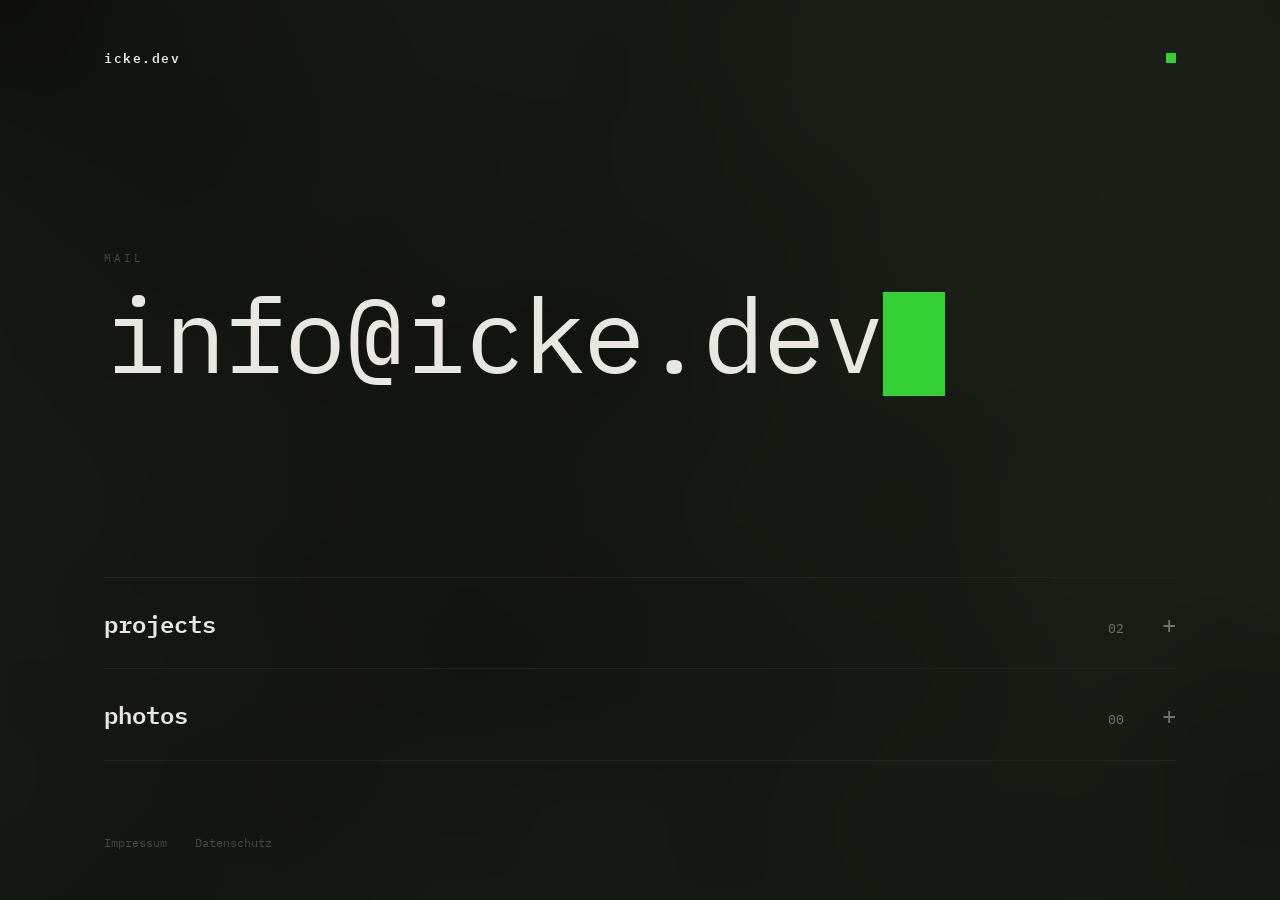
<file: index.html>
<!doctype html>
<html lang="de">
  <head>
    <meta charset="utf-8" />
    <meta
      name="viewport"
      content="width=device-width, initial-scale=1, viewport-fit=cover"
    />
    <title>icke.dev</title>
    <meta name="description" content="icke.dev — kontakt: info@icke.dev" />
    <meta name="color-scheme" content="dark" />
    <link rel="icon" href="favicon.svg" type="image/svg+xml" />
    <link
      rel="preload"
      href="fonts/ibm-plex-mono-400.woff2"
      as="font"
      type="font/woff2"
      crossorigin
    />
    <link
      rel="preload"
      href="fonts/ibm-plex-mono-600.woff2"
      as="font"
      type="font/woff2"
      crossorigin
    />
    <link rel="stylesheet" href="style.css" />
    <script>
      if (
        !matchMedia("(prefers-reduced-motion: reduce)").matches &&
        !("onpagereveal" in window)
      ) {
        document.documentElement.dataset.motion = "boot";
      }
    </script>
    <script type="importmap">
      {
        "imports": {
          "three": "./vendor/three.module.min.js",
          "three/addons/": "./vendor/jsm/"
        }
      }
    </script>
  </head>
  <body>
    <div class="phosphor" aria-hidden="true"></div>
    <main class="page">
      <header class="top">
        <span class="top__mark">icke.dev</span>
        <button
          type="button"
          class="top__dot"
          aria-label="Schwarm einfärben"
          aria-pressed="false"
        ></button>
      </header>

      <section class="hero">
        <p class="label">mail</p>
        <h1 class="hero__mail">
          <a data-site-mailto="email" href="mailto:info@icke.dev"
            >info@icke.dev</a
          ><span class="caret" aria-hidden="true"></span>
        </h1>
      </section>

      <section class="work" aria-label="Projects">
        <div class="work__fold">
          <button
            type="button"
            class="proj work__sum"
            aria-expanded="false"
            aria-controls="project-list"
          >
            <span class="proj__name">projects</span>
            <span class="proj__meta">02</span>
            <span class="work__toggle" aria-hidden="true"></span>
          </button>
          <div class="work__list" id="project-list">
            <div class="work__list-inner">
              <a
                class="proj"
                href="https://www.entwicklungsraum-fussball.de"
                target="_blank"
                rel="noreferrer"
              >
                <span class="proj__name">entwicklungsraum-fussball</span>
                <span class="proj__meta">website — html, js</span>
                <span class="proj__arrow" aria-hidden="true">&nearr;</span>
              </a>
              <a
                class="proj"
                href="https://turnierradar.de"
                target="_blank"
                rel="noreferrer"
              >
                <span class="proj__name">turnierradar</span>
                <span class="proj__meta">app — contributed, flutter, ios / android</span>
                <span class="proj__arrow" aria-hidden="true">&nearr;</span>
              </a>
            </div>
          </div>
        </div>
        <a class="proj" href="photos.html">
          <span class="proj__name">photos</span>
          <span class="proj__meta" data-photos-count>00</span>
          <span class="work__toggle" aria-hidden="true"></span>
        </a>
      </section>

      <footer class="foot">
        <a href="/impressum.html">Impressum</a>
        <a href="/datenschutz.html">Datenschutz</a>
      </footer>
    </main>
    <script src="motion.js"></script>
    <script src="legal.js"></script>
    <script type="module" src="phosphor.js"></script>
    <script type="module" src="ocean.js"></script>
    <script type="module" src="noise.js"></script>
    <script type="module" src="milkyway.js"></script>
  </body>
</html>
</file>
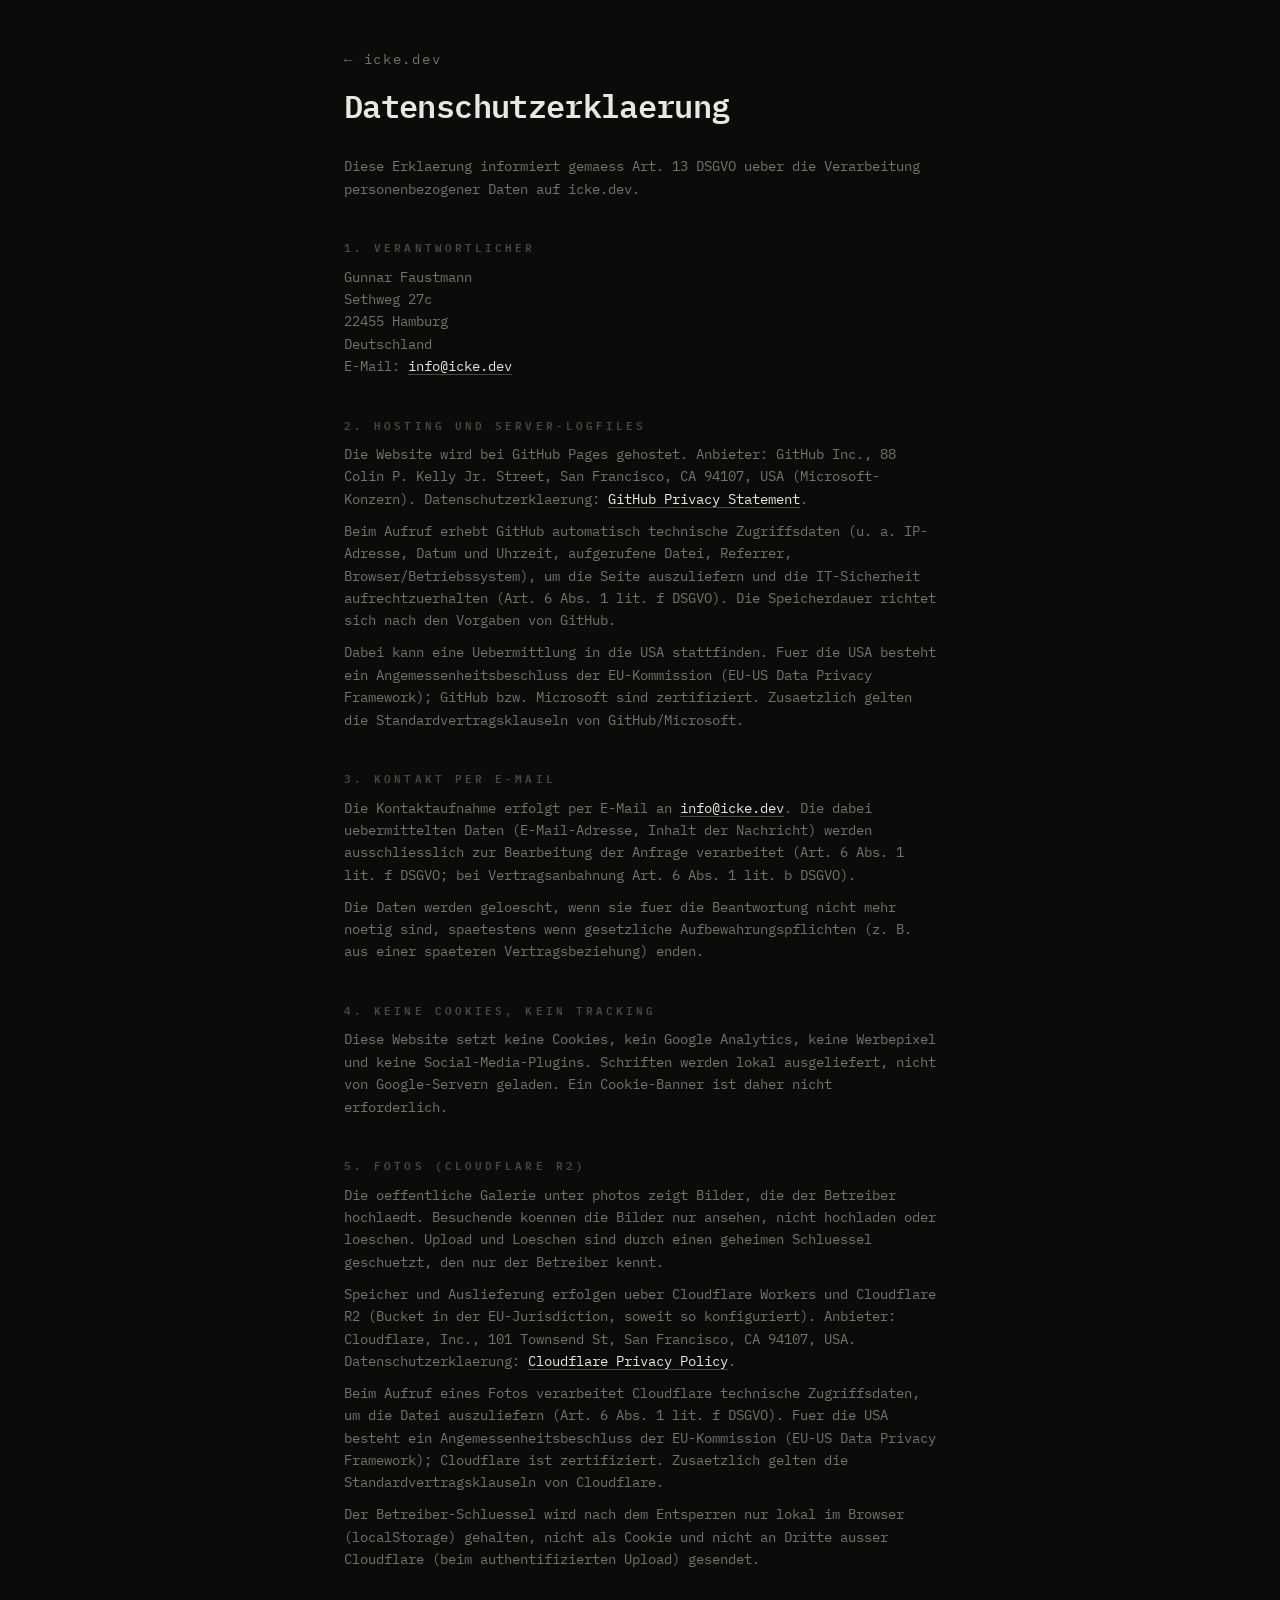
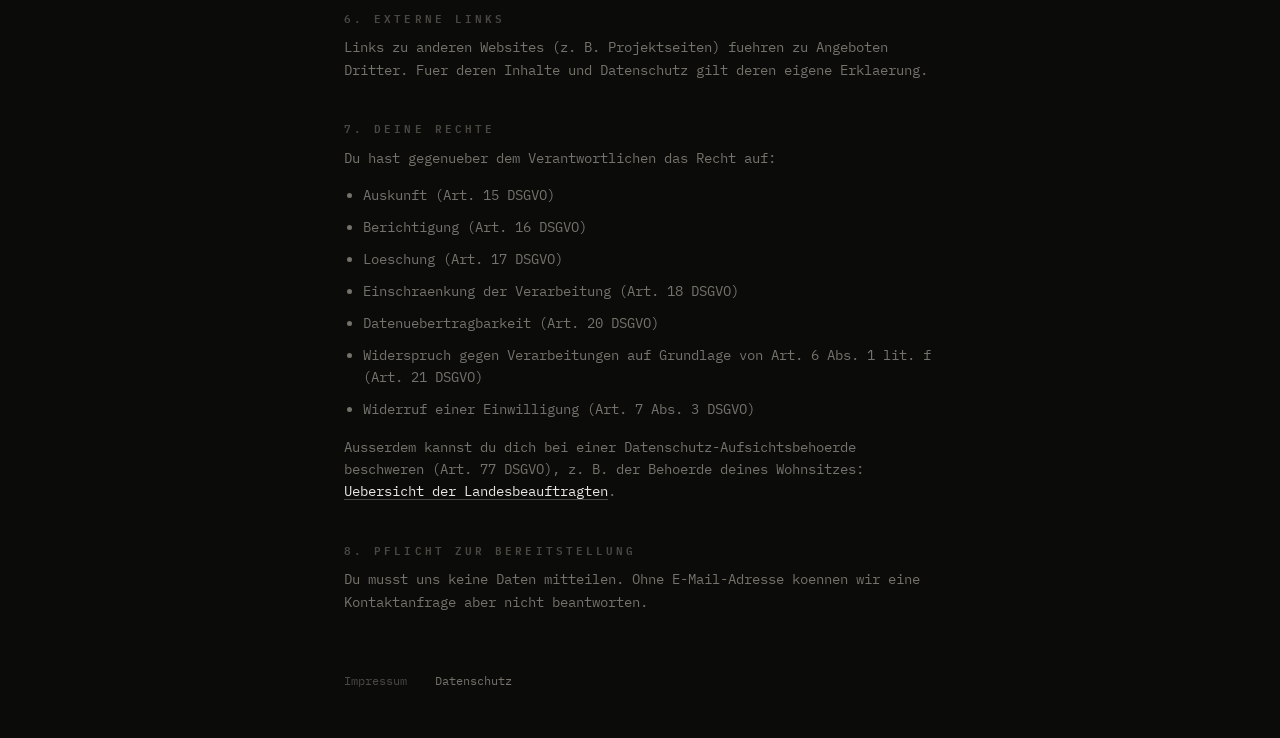
<file: datenschutz.html>
<!doctype html>
<html lang="de">
  <head>
    <meta charset="utf-8" />
    <meta name="viewport" content="width=device-width, initial-scale=1, viewport-fit=cover" />
    <title>Datenschutz — icke.dev</title>
    <meta name="robots" content="noindex" />
    <link rel="icon" href="favicon.svg" type="image/svg+xml" />
    <link rel="stylesheet" href="style.css" />
    <script>
      if (
        !matchMedia("(prefers-reduced-motion: reduce)").matches &&
        !("onpagereveal" in window)
      ) {
        document.documentElement.dataset.motion = "boot";
      }
    </script>
  </head>
  <body>
    <main class="stage">
      <article class="card legal-page">
        <p class="kicker"><a href="index.html">← icke.dev</a></p>
        <h1>Datenschutzerklaerung</h1>
        <p>
          Diese Erklaerung informiert gemaess Art. 13 DSGVO ueber die Verarbeitung
          personenbezogener Daten auf icke.dev.
        </p>

        <h2>1. Verantwortlicher</h2>
        <p>
          <span class="fill-in" data-site="name">[Vor- und Nachname]</span><br />
          <span class="fill-in" data-site="street">[Strasse und Hausnummer]</span><br />
          <span class="fill-in" data-site="cityLine">[PLZ Ort]</span><br />
          <span data-site="country">Deutschland</span><br />
          E-Mail:
          <a data-site-mailto="email" href="mailto:info@icke.dev">info@icke.dev</a>
        </p>

        <h2>2. Hosting und Server-Logfiles</h2>
        <p>
          Die Website wird bei GitHub Pages gehostet. Anbieter:
          GitHub Inc., 88 Colin P. Kelly Jr. Street, San Francisco, CA 94107, USA
          (Microsoft-Konzern). Datenschutzerklaerung:
          <a
            href="https://docs.github.com/site-policy/privacy-policies/github-general-privacy-statement"
            rel="noopener noreferrer"
            target="_blank"
            >GitHub Privacy Statement</a
          >.
        </p>
        <p>
          Beim Aufruf erhebt GitHub automatisch technische Zugriffsdaten (u. a. IP-Adresse,
          Datum und Uhrzeit, aufgerufene Datei, Referrer, Browser/Betriebssystem), um die
          Seite auszuliefern und die IT-Sicherheit aufrechtzuerhalten
          (Art. 6 Abs. 1 lit. f DSGVO). Die Speicherdauer richtet sich nach den Vorgaben
          von GitHub.
        </p>
        <p>
          Dabei kann eine Uebermittlung in die USA stattfinden. Fuer die USA besteht ein
          Angemessenheitsbeschluss der EU-Kommission (EU-US Data Privacy Framework);
          GitHub bzw. Microsoft sind zertifiziert. Zusaetzlich gelten die
          Standardvertragsklauseln von GitHub/Microsoft.
        </p>

        <h2>3. Kontakt per E-Mail</h2>
        <p>
          Die Kontaktaufnahme erfolgt per E-Mail an
          <a data-site-mailto="email" href="mailto:info@icke.dev">info@icke.dev</a>.
          Die dabei uebermittelten Daten (E-Mail-Adresse, Inhalt der Nachricht) werden
          ausschliesslich zur Bearbeitung der Anfrage verarbeitet
          (Art. 6 Abs. 1 lit. f DSGVO; bei Vertragsanbahnung Art. 6 Abs. 1 lit. b DSGVO).
        </p>
        <p>
          Die Daten werden geloescht, wenn sie fuer die Beantwortung nicht mehr noetig sind,
          spaetestens wenn gesetzliche Aufbewahrungspflichten
          (z. B. aus einer spaeteren Vertragsbeziehung) enden.
        </p>

        <h2>4. Keine Cookies, kein Tracking</h2>
        <p>
          Diese Website setzt keine Cookies, kein Google Analytics, keine Werbepixel und
          keine Social-Media-Plugins. Schriften werden lokal ausgeliefert, nicht von
          Google-Servern geladen. Ein Cookie-Banner ist daher nicht erforderlich.
        </p>

        <h2>5. Fotos (Cloudflare R2)</h2>
        <p>
          Die oeffentliche Galerie unter photos zeigt Bilder, die der Betreiber
          hochlaedt. Besuchende koennen die Bilder nur ansehen, nicht
          hochladen oder loeschen. Upload und Loeschen sind durch einen
          geheimen Schluessel geschuetzt, den nur der Betreiber kennt.
        </p>
        <p>
          Speicher und Auslieferung erfolgen ueber Cloudflare Workers und
          Cloudflare R2 (Bucket in der EU-Jurisdiction, soweit so
          konfiguriert). Anbieter: Cloudflare, Inc., 101 Townsend St,
          San Francisco, CA 94107, USA. Datenschutzerklaerung:
          <a
            href="https://www.cloudflare.com/privacypolicy/"
            rel="noopener noreferrer"
            target="_blank"
            >Cloudflare Privacy Policy</a
          >.
        </p>
        <p>
          Beim Aufruf eines Fotos verarbeitet Cloudflare technische
          Zugriffsdaten, um die Datei auszuliefern (Art. 6 Abs. 1 lit. f
          DSGVO). Fuer die USA besteht ein Angemessenheitsbeschluss der
          EU-Kommission (EU-US Data Privacy Framework); Cloudflare ist
          zertifiziert. Zusaetzlich gelten die Standardvertragsklauseln
          von Cloudflare.
        </p>
        <p>
          Der Betreiber-Schluessel wird nach dem Entsperren nur lokal im
          Browser (localStorage) gehalten, nicht als Cookie und nicht an
          Dritte ausser Cloudflare (beim authentifizierten Upload) gesendet.
        </p>

        <h2>6. Externe Links</h2>
        <p>
          Links zu anderen Websites (z. B. Projektseiten) fuehren zu Angeboten Dritter.
          Fuer deren Inhalte und Datenschutz gilt deren eigene Erklaerung.
        </p>

        <h2>7. Deine Rechte</h2>
        <p>Du hast gegenueber dem Verantwortlichen das Recht auf:</p>
        <ul>
          <li>Auskunft (Art. 15 DSGVO)</li>
          <li>Berichtigung (Art. 16 DSGVO)</li>
          <li>Loeschung (Art. 17 DSGVO)</li>
          <li>Einschraenkung der Verarbeitung (Art. 18 DSGVO)</li>
          <li>Datenuebertragbarkeit (Art. 20 DSGVO)</li>
          <li>Widerspruch gegen Verarbeitungen auf Grundlage von Art. 6 Abs. 1 lit. f (Art. 21 DSGVO)</li>
          <li>Widerruf einer Einwilligung (Art. 7 Abs. 3 DSGVO)</li>
        </ul>
        <p>
          Ausserdem kannst du dich bei einer Datenschutz-Aufsichtsbehoerde beschweren
          (Art. 77 DSGVO), z. B. der Behoerde deines Wohnsitzes:
          <a href="https://www.bfdi.bund.de/DE/Service/Anschriften/Laender/Laender-node.html" rel="noopener noreferrer" target="_blank"
            >Uebersicht der Landesbeauftragten</a
          >.
        </p>

        <h2>8. Pflicht zur Bereitstellung</h2>
        <p>
          Du musst uns keine Daten mitteilen. Ohne E-Mail-Adresse koennen wir eine
          Kontaktanfrage aber nicht beantworten.
        </p>
      </article>
      <nav class="legal-nav" aria-label="Rechtliches">
        <a href="impressum.html">Impressum</a>
        <a href="datenschutz.html" aria-current="page">Datenschutz</a>
      </nav>
    </main>
    <script src="motion.js"></script>
    <script src="legal.js"></script>
  </body>
</html>
</file>
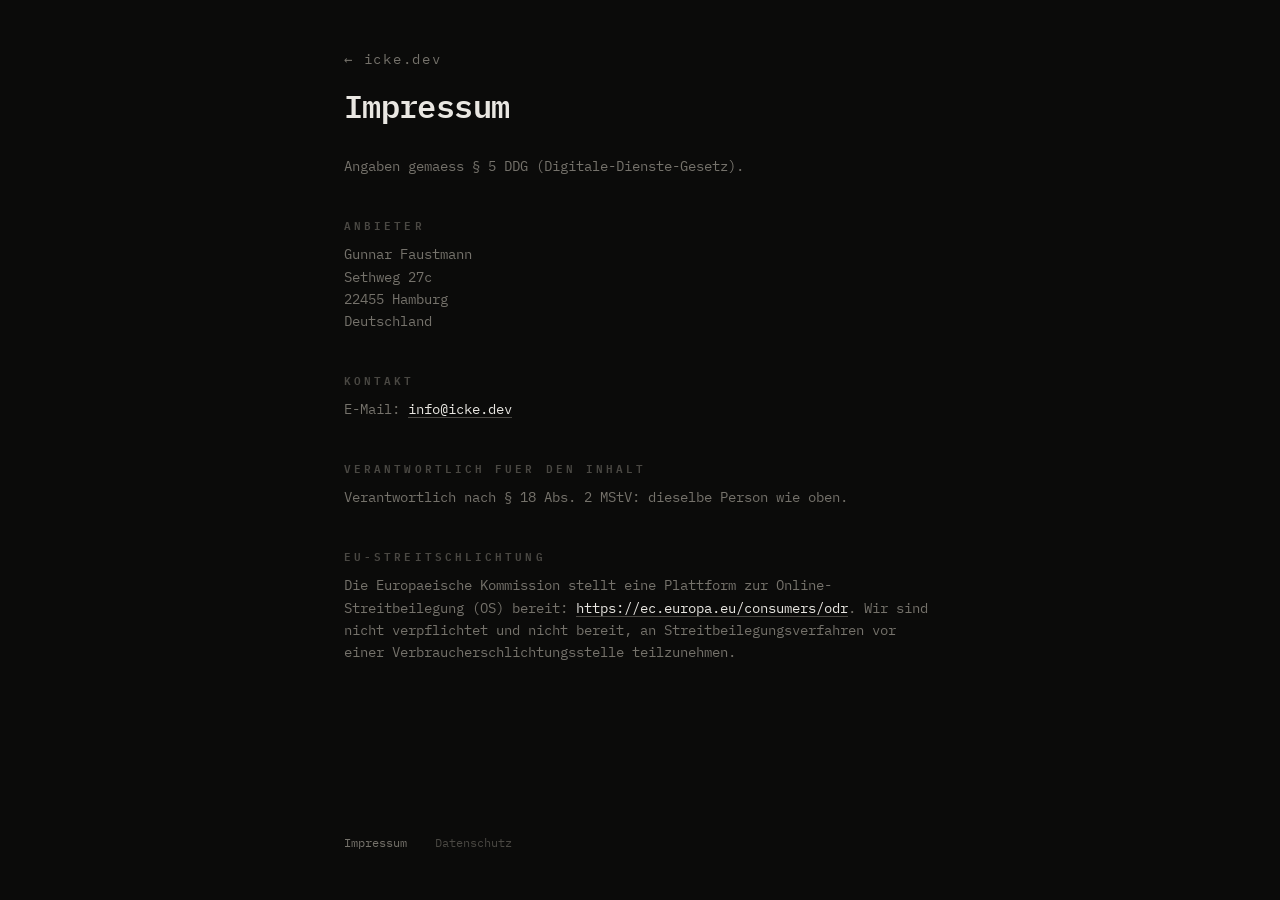
<file: impressum.html>
<!doctype html>
<html lang="de">
  <head>
    <meta charset="utf-8" />
    <meta name="viewport" content="width=device-width, initial-scale=1, viewport-fit=cover" />
    <title>Impressum — icke.dev</title>
    <meta name="robots" content="noindex" />
    <link rel="icon" href="favicon.svg" type="image/svg+xml" />
    <link rel="stylesheet" href="style.css" />
    <script>
      if (
        !matchMedia("(prefers-reduced-motion: reduce)").matches &&
        !("onpagereveal" in window)
      ) {
        document.documentElement.dataset.motion = "boot";
      }
    </script>
  </head>
  <body>
    <main class="stage">
      <article class="card legal-page">
        <p class="kicker"><a href="index.html">← icke.dev</a></p>
        <h1 data-photos-reveal>Impressum</h1>
        <form class="legal-gate" data-photos-gate hidden>
          <label>
            <span class="visually-hidden">key</span>
            <input
              class="legal-gate__key"
              type="password"
              name="key"
              autocomplete="off"
              autocapitalize="off"
              autocorrect="off"
              spellcheck="false"
            />
          </label>
          <button type="submit" class="visually-hidden">ok</button>
          <p class="legal-gate__status" data-photos-gate-status hidden></p>
          <button type="button" class="legal-gate__lock" data-photos-lock hidden>
            lock
          </button>
        </form>
        <p>Angaben gemaess § 5 DDG (Digitale-Dienste-Gesetz).</p>

        <h2>Anbieter</h2>
        <p>
          <span class="fill-in" data-site="name">[Vor- und Nachname]</span><br />
          <span class="fill-in" data-site="street">[Strasse und Hausnummer]</span><br />
          <span class="fill-in" data-site="cityLine">[PLZ Ort]</span><br />
          <span data-site="country">Deutschland</span>
        </p>

        <h2>Kontakt</h2>
        <p>
          E-Mail:
          <a data-site-mailto="email" href="mailto:info@icke.dev">info@icke.dev</a>
        </p>

        <h2>Verantwortlich fuer den Inhalt</h2>
        <p>Verantwortlich nach § 18 Abs. 2 MStV: dieselbe Person wie oben.</p>

        <h2>EU-Streitschlichtung</h2>
        <p>
          Die Europaeische Kommission stellt eine Plattform zur Online-Streitbeilegung (OS) bereit:
          <a href="https://ec.europa.eu/consumers/odr" rel="noopener noreferrer" target="_blank"
            >https://ec.europa.eu/consumers/odr</a
          >.
          Wir sind nicht verpflichtet und nicht bereit, an Streitbeilegungsverfahren vor einer
          Verbraucherschlichtungsstelle teilzunehmen.
        </p>
      </article>
      <nav class="legal-nav" aria-label="Rechtliches">
        <a href="impressum.html" aria-current="page">Impressum</a>
        <a href="datenschutz.html">Datenschutz</a>
      </nav>
    </main>
    <script src="motion.js"></script>
    <script src="legal.js"></script>
  </body>
</html>
</file>
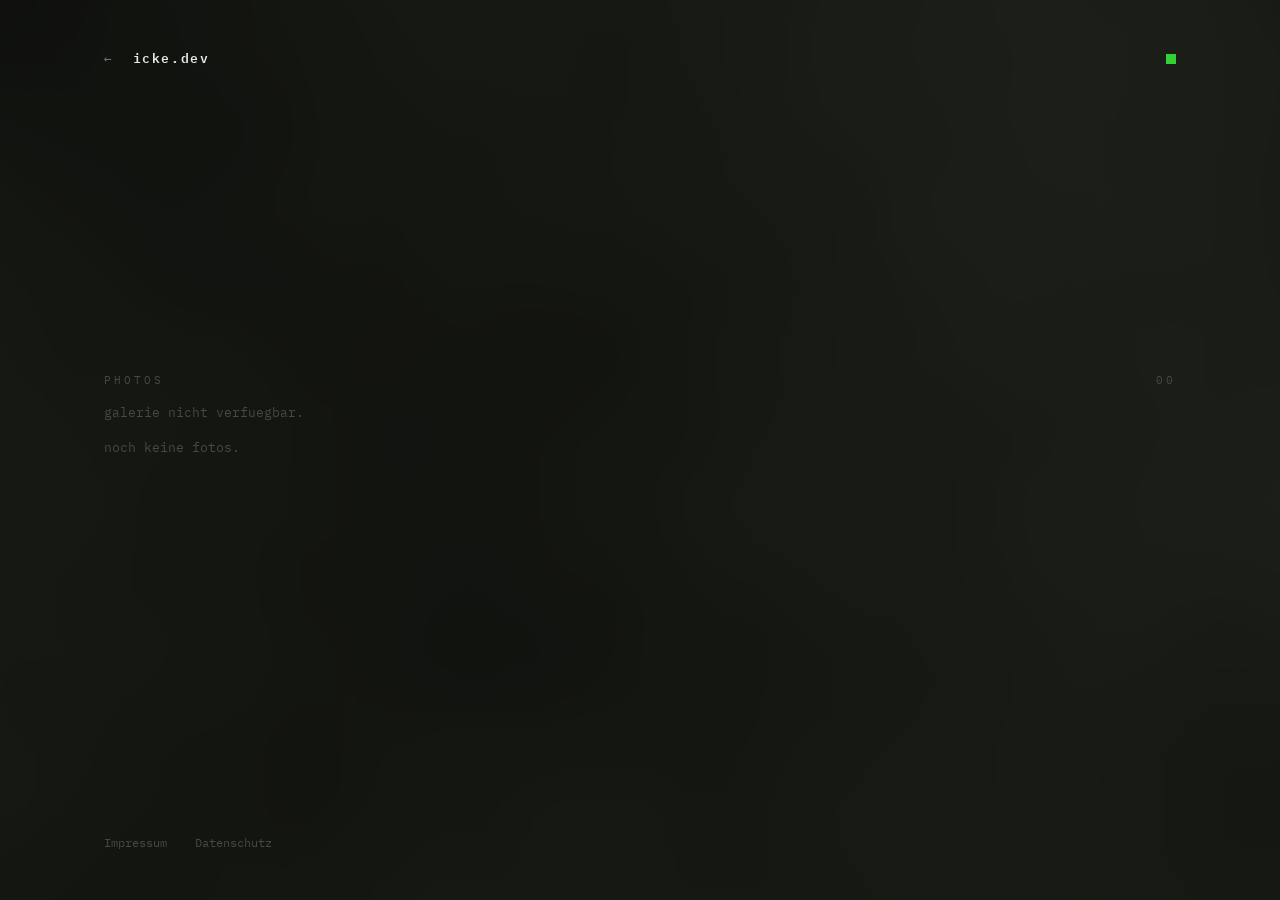
<file: photos.html>
<!doctype html>
<html lang="de">
  <head>
    <meta charset="utf-8" />
    <meta
      name="viewport"
      content="width=device-width, initial-scale=1, viewport-fit=cover"
    />
    <title>photos — icke.dev</title>
    <meta name="description" content="photos — icke.dev" />
    <meta name="color-scheme" content="dark" />
    <link rel="icon" href="favicon.svg" type="image/svg+xml" />
    <link
      rel="preload"
      href="fonts/ibm-plex-mono-400.woff2"
      as="font"
      type="font/woff2"
      crossorigin
    />
    <link
      rel="preload"
      href="fonts/ibm-plex-mono-600.woff2"
      as="font"
      type="font/woff2"
      crossorigin
    />
    <link rel="stylesheet" href="style.css" />
    <script>
      if (
        !matchMedia("(prefers-reduced-motion: reduce)").matches &&
        !("onpagereveal" in window)
      ) {
        document.documentElement.dataset.motion = "boot";
      }
    </script>
    <script type="importmap">
      {
        "imports": {
          "three": "./vendor/three.module.min.js",
          "three/addons/": "./vendor/jsm/"
        }
      }
    </script>
  </head>
  <body>
    <div class="phosphor" aria-hidden="true"></div>
    <main class="page page--photos">
      <header class="top">
        <a class="top__mark" href="index.html">
          <span class="top__back" aria-hidden="true">&larr;</span>
          icke.dev
        </a>
        <button
          type="button"
          class="top__dot"
          aria-label="Schwarm einfärben"
          aria-pressed="false"
        ></button>
      </header>

      <section class="photos" aria-label="Photos">
        <p class="label photos__label">
          photos
          <span data-photos-count>00</span>
        </p>
        <label class="proj photos__add" data-photos-add hidden>
          <input
            class="photos__input"
            type="file"
            accept="image/*,image/heic,image/heif"
            multiple
          />
          <span class="proj__name">add photos</span>
          <span class="proj__arrow" aria-hidden="true">+</span>
        </label>
        <p class="photos__status" data-photos-status hidden></p>
        <ul class="photos__grid" data-photos-grid hidden></ul>
        <p class="photos__empty" data-photos-empty>noch keine fotos.</p>
      </section>

      <footer class="foot">
        <a href="impressum.html">Impressum</a>
        <a href="datenschutz.html">Datenschutz</a>
        <button type="button" class="photos__lock" data-photos-lock hidden>
          lock
        </button>
      </footer>
    </main>

    <dialog class="photos__view" aria-label="Foto">
      <img alt="" />
      <div class="photos__view-bar">
        <button type="button" data-close>close</button>
        <button type="button" data-delete hidden>delete</button>
      </div>
    </dialog>

    <script src="motion.js"></script>
    <script src="photos.js"></script>
    <script type="module" src="phosphor.js"></script>
    <script type="module" src="ocean.js"></script>
    <script type="module" src="noise.js"></script>
    <script type="module" src="milkyway.js"></script>
  </body>
</html>
</file>
<file: style.css>
/* --- fonts -------------------------------------------------------- */
@font-face {
  font-family: "IBM Plex Mono";
  src: url("fonts/ibm-plex-mono-400.woff2") format("woff2");
  font-weight: 400;
  font-style: normal;
  font-display: swap;
}

@font-face {
  font-family: "IBM Plex Mono";
  src: url("fonts/ibm-plex-mono-600.woff2") format("woff2");
  font-weight: 600;
  font-style: normal;
  font-display: swap;
}

/* --- tokens ------------------------------------------------------- */
:root {
  color-scheme: dark;

  --bg: #0b0b0a;
  --ink: #e9e7e2;
  --mute: #75726b;
  --faint: #4a4843;
  --line: #24231f;
  --accent: #33d133; /* Phosphor-Gruen alter Monochrom-CRTs, leicht gedimmt */

  --mono:
    "IBM Plex Mono", ui-monospace, SFMono-Regular, Menlo, Consolas, monospace;
}

/* --- reset -------------------------------------------------------- */
*,
*::before,
*::after {
  box-sizing: border-box;
}

html,
body {
  margin: 0;
  min-height: 100%;
  -webkit-text-size-adjust: 100%;
  text-size-adjust: 100%;
}

body {
  background: var(--bg);
  color: var(--ink);
  font: 400 15px/1.6 var(--mono);
}

::selection {
  background: var(--accent);
  color: var(--bg);
}

a {
  color: inherit;
}

:focus-visible {
  outline: 2px solid var(--accent);
  outline-offset: 4px;
}

/* --- page frame ---------------------------------------------------- */
.page {
  position: relative;
  z-index: 1;
  isolation: isolate;
  transform: translateZ(0);
  min-height: 100dvh;
  max-width: 1200px;
  margin: 0 auto;
  padding: max(clamp(24px, 4vw, 48px), env(safe-area-inset-top))
    max(clamp(20px, 5vw, 64px), env(safe-area-inset-right))
    max(clamp(24px, 4vw, 48px), env(safe-area-inset-bottom))
    max(clamp(20px, 5vw, 64px), env(safe-area-inset-left));
  display: flex;
  flex-direction: column;
  pointer-events: none;
}

.page .top,
.page .work,
.page .foot,
.page .photos,
.hero a,
.photos__lock {
  pointer-events: auto;
}

.page--photos {
  pointer-events: auto;
}

a.top__mark {
  text-decoration: none;
  transition: color 0.15s linear;
}

a.top__mark:hover {
  color: var(--accent);
}

.top__back {
  margin-right: 0.75em;
  font-weight: 400;
  color: var(--mute);
}

a.top__mark:hover .top__back {
  color: var(--accent);
}

/* --- top ----------------------------------------------------------- */
.top {
  display: flex;
  align-items: center;
  justify-content: space-between;
  font-size: 13px;
  letter-spacing: 0.12em;
  color: var(--mute);
  view-transition-name: site-top;
}

.top__mark {
  font-weight: 600;
  color: var(--ink);
}

.top__dot {
  position: relative;
  width: 10px;
  height: 10px;
  padding: 0;
  border: 0;
  background: var(--accent);
  cursor: pointer;
  appearance: none;
  display: block;
  flex-shrink: 0;
}

.top__dot::after {
  content: "";
  position: absolute;
  inset: -12px;
}

.top__dot[aria-pressed="true"] {
  outline: 1px solid var(--accent);
  outline-offset: 3px;
}

/* --- labels -------------------------------------------------------- */
.label {
  margin: 0 0 0.9em;
  font-size: 11px;
  letter-spacing: 0.28em;
  text-transform: uppercase;
  color: var(--faint);
}

/* --- hero: the mail ------------------------------------------------ */
.hero {
  margin-block: auto;
  padding-block: clamp(48px, 10vh, 96px);
  pointer-events: none;
}

.hero__mail {
  margin: 0;
  font-size: clamp(27px, 8.2vw, 104px);
  font-weight: 400;
  line-height: 1.1;
  letter-spacing: -0.02em;
  overflow-wrap: anywhere;
}

.hero__mail a {
  text-decoration: none;
  transition: color 0.15s linear;
}

.hero__mail a:hover {
  color: var(--accent);
}

.caret {
  /* volle Zeichenzelle von IBM Plex Mono:
     Breite = Dickte (.6em), Hoehe = Ober- + Unterlaenge (.78em + .22em),
     sitzt .22em unter der Grundlinie wie ein echter Terminal-Cursor */
  display: inline-block;
  width: 0.6em;
  height: 1em;
  vertical-align: -0.22em;
  background: var(--accent);
  animation: blink 1.1s steps(1) infinite;
}

@keyframes blink {
  50% {
    opacity: 0;
  }
}

/* --- phosphor: three.js-Schwarm ------------------------------------ */
.phosphor {
  position: fixed;
  inset: 0;
  z-index: 0;
  overflow: hidden;
  pointer-events: none;
  user-select: none;
  view-transition-name: site-bg;
}

.phosphor canvas {
  display: block;
  width: 100%;
  height: 100%;
}

/* --- projects ------------------------------------------------------- */
.work__sum {
  cursor: pointer;
  touch-action: manipulation;
}

.work__toggle {
  display: inline-block;
  color: var(--mute);
  font-size: clamp(17px, 2.4vw, 24px);
  line-height: 1;
  transform: rotate(0deg);
  transition:
    color 0.15s linear,
    transform 0.5s cubic-bezier(0.16, 1, 0.3, 1);
}

.work__toggle::before {
  content: "+";
}

.work__sum[aria-expanded="true"] .work__toggle {
  transform: rotate(45deg);
}

.work__sum:hover .work__toggle,
.work > .proj:hover .work__toggle {
  color: var(--accent);
}

.work__list {
  height: 0;
  overflow: hidden;
  transform: translateZ(0);
}

.work__list-inner {
  min-height: 0;
}

.work__list .proj,
.work > .proj {
  border-top: 0;
}

.proj {
  display: flex;
  align-items: baseline;
  gap: clamp(16px, 3vw, 40px);
  width: 100%;
  margin: 0;
  padding: 26px 0;
  border: 0;
  border-top: 1px solid var(--line);
  border-bottom: 1px solid var(--line);
  border-radius: 0;
  background: none;
  font: inherit;
  color: inherit;
  text-align: left;
  text-decoration: none;
  appearance: none;
  -webkit-appearance: none;
  cursor: pointer;
}

.proj__name {
  font-weight: 600;
  font-size: clamp(17px, 2.4vw, 24px);
  transition: color 0.15s linear;
}

.proj__meta {
  margin-left: auto;
  font-size: 13px;
  color: var(--mute);
  white-space: nowrap;
}

.proj__arrow {
  color: var(--mute);
  font-size: clamp(17px, 2.4vw, 24px);
  transition:
    color 0.15s linear,
    translate 0.15s ease-out;
}

.proj:hover .proj__name {
  color: var(--accent);
}

.proj:hover .proj__arrow {
  color: var(--accent);
  translate: 3px -3px;
}

/* --- photos --------------------------------------------------------- */
.photos {
  margin-block: auto;
  padding-block: clamp(48px, 10vh, 96px);
}

.photos .proj + .proj {
  border-top: 0;
}

.photos__label {
  display: flex;
  align-items: baseline;
  justify-content: space-between;
  gap: 16px;
}

.photos__add {
  position: relative;
  cursor: pointer;
  -webkit-tap-highlight-color: transparent;
}

.photos__add[hidden],
.photos__lock[hidden] {
  display: none;
}

.photos__lock {
  margin: 0;
  padding: 0;
  border: 0;
  background: none;
  font: inherit;
  font-size: 12px;
  color: var(--faint);
  cursor: pointer;
}

.photos__lock:hover {
  color: var(--ink);
}

.visually-hidden {
  position: absolute;
  width: 1px;
  height: 1px;
  padding: 0;
  margin: -1px;
  overflow: hidden;
  clip: rect(0 0 0 0);
  white-space: nowrap;
  border: 0;
}

.photos__input {
  position: absolute;
  inset: 0;
  opacity: 0;
  cursor: pointer;
}

.photos__empty,
.photos__status {
  margin: 14px 0 0;
  font-size: 13px;
  color: var(--faint);
}

.photos__status[hidden],
.photos__empty[hidden],
.photos__grid[hidden] {
  display: none;
}

.photos__grid {
  list-style: none;
  margin: 32px 0 0;
  padding: 0;
  display: grid;
  grid-template-columns: repeat(3, 1fr);
  gap: clamp(8px, 2vw, 16px);
}

.photos__thumb {
  position: relative;
  display: block;
  width: 100%;
  aspect-ratio: 1;
  padding: 0;
  border: 0;
  background: var(--line);
  cursor: pointer;
  appearance: none;
  -webkit-appearance: none;
  -webkit-tap-highlight-color: transparent;
}

.photos__thumb img {
  position: absolute;
  inset: 0;
  display: block;
  width: 100%;
  height: 100%;
  object-fit: cover;
}

.photos__view {
  width: 100vw;
  height: 100dvh;
  max-width: none;
  max-height: none;
  margin: 0;
  padding: max(clamp(24px, 4vw, 48px), env(safe-area-inset-top))
    max(clamp(20px, 5vw, 64px), env(safe-area-inset-right))
    max(clamp(24px, 4vw, 48px), env(safe-area-inset-bottom))
    max(clamp(20px, 5vw, 64px), env(safe-area-inset-left));
  border: 0;
  background: var(--bg);
  color: var(--ink);
}

.photos__view::backdrop {
  background: var(--bg);
}

.photos__view img {
  display: block;
  width: 100%;
  height: calc(100dvh - 140px);
  object-fit: contain;
}

.photos__view-bar {
  display: flex;
  gap: 28px;
  margin-top: 24px;
  font-size: 12px;
}

.photos__view-bar button {
  font: inherit;
  color: var(--faint);
  background: none;
  border: 0;
  padding: 0;
  cursor: pointer;
  transition: color 0.15s linear;
}

.photos__view-bar button:hover {
  color: var(--ink);
}

.photos__view-bar [data-delete]:hover {
  color: var(--accent);
}

/* --- foot ----------------------------------------------------------- */
.foot {
  display: flex;
  gap: 28px;
  margin-top: clamp(40px, 8vh, 80px);
  font-size: 12px;
}

.foot a {
  color: var(--faint);
  text-decoration: none;
  transition: color 0.15s linear;
}

.foot a:hover {
  color: var(--ink);
}

/* --- legal pages ----------------------------------------------------- */
.stage {
  min-height: 100dvh;
  max-width: 720px;
  margin: 0 auto;
  padding: clamp(24px, 4vw, 48px) clamp(20px, 5vw, 64px);
  display: flex;
  flex-direction: column;
}

.kicker {
  margin: 0 0 3rem;
  font-size: 13px;
  letter-spacing: 0.12em;
  view-transition-name: site-top;
}

.legal-page .kicker a {
  color: var(--mute);
  text-decoration: none;
}

.legal-page .kicker a:hover {
  color: var(--accent);
}

.legal-page h1 {
  margin: 0 0 1.5rem;
  font-size: clamp(22px, 4vw, 32px);
  font-weight: 600;
  letter-spacing: -0.02em;
}

.legal-gate {
  margin: -0.8rem 0 1.4rem;
}

.legal-gate[hidden] {
  display: none;
}

.legal-gate__key {
  width: 100%;
  margin: 0;
  padding: 0;
  border: 0;
  border-radius: 0;
  background: transparent;
  font: inherit;
  font-size: 14px;
  color: var(--mute);
  appearance: none;
  -webkit-appearance: none;
  outline: none;
  caret-color: var(--faint);
}

.legal-gate__key:-webkit-autofill,
.legal-gate__key:-webkit-autofill:focus {
  -webkit-text-fill-color: var(--mute);
  box-shadow: 0 0 0 1000px var(--bg) inset;
  transition: background-color 9999s ease-out;
}

.legal-gate__status,
.legal-gate__lock {
  margin: 0.4rem 0 0;
  padding: 0;
  border: 0;
  background: none;
  font: inherit;
  font-size: 12px;
  color: var(--faint);
}

.legal-gate__lock {
  cursor: pointer;
}

.legal-gate__status[hidden],
.legal-gate__lock[hidden] {
  display: none;
}

.legal-page h2 {
  margin: 2.4rem 0 0.6rem;
  font-size: 11px;
  font-weight: 600;
  letter-spacing: 0.28em;
  text-transform: uppercase;
  color: var(--faint);
}

.legal-page p,
.legal-page li {
  margin: 0 0 0.6rem;
  font-size: 14px;
  color: var(--mute);
  overflow-wrap: anywhere;
}

.legal-page ul {
  padding-left: 1.2rem;
}

.legal-page a {
  color: var(--ink);
  text-decoration: underline;
  text-underline-offset: 0.2em;
  text-decoration-color: var(--faint);
}

.legal-page a:hover {
  color: var(--accent);
  text-decoration-color: var(--accent);
}

.fill-in {
  background: rgba(51, 209, 51, 0.14);
}

.legal-nav {
  margin-top: auto;
  padding-top: 3rem;
  display: flex;
  gap: 28px;
  font-size: 12px;
}

.legal-nav a {
  color: var(--faint);
  text-decoration: none;
}

.legal-nav a:hover {
  color: var(--ink);
}
.legal-nav a[aria-current="page"] {
  color: var(--mute);
}

/* --- responsive ------------------------------------------------------ */
@media (max-width: 560px) {
  .proj {
    flex-wrap: wrap;
    row-gap: 6px;
  }

  .proj__meta {
    margin-left: 0;
    flex-basis: 100%;
    order: 3;
  }

  .work__sum .proj__meta,
  .work > .proj .proj__meta,
  .photos__add .proj__meta {
    margin-left: auto;
    flex-basis: auto;
    order: 0;
  }

  .work > .proj {
    flex-wrap: nowrap;
  }

  .photos .proj {
    flex-wrap: nowrap;
    align-items: baseline;
  }

  .photos__grid {
    grid-template-columns: repeat(3, 1fr);
    gap: 8px;
  }

  .photos__view img {
    height: calc(100dvh - 160px);
  }

  .photos__view-bar button {
    min-height: 44px;
  }
}

@media (prefers-reduced-motion: no-preference) {
  @view-transition {
    navigation: auto;
  }

  html[data-motion="boot"] .page,
  html[data-motion="boot"] .stage,
  html[data-motion="leave"] .page,
  html[data-motion="leave"] .stage {
    opacity: 0;
    transform: translate3d(0, 16px, 0);
  }

  html[data-motion="leave"] .page,
  html[data-motion="leave"] .stage {
    transform: translate3d(0, -12px, 0);
    pointer-events: none;
  }

  html[data-motion="ready"] .page,
  html[data-motion="ready"] .stage {
    opacity: 1;
    transform: translate3d(0, 0, 0);
  }

  html[data-motion="ready"] .page,
  html[data-motion="ready"] .stage,
  html[data-motion="boot"] .page,
  html[data-motion="boot"] .stage,
  html[data-motion="leave"] .page,
  html[data-motion="leave"] .stage {
    transition:
      opacity 0.48s cubic-bezier(0.16, 1, 0.3, 1),
      transform 0.48s cubic-bezier(0.16, 1, 0.3, 1);
  }

  ::view-transition-old(root),
  ::view-transition-new(root) {
    animation-duration: 0.56s;
    animation-timing-function: cubic-bezier(0.16, 1, 0.3, 1);
    animation-fill-mode: both;
  }

  ::view-transition-old(root) {
    animation-name: vt-leave-forward;
  }

  ::view-transition-new(root) {
    animation-name: vt-enter-forward;
  }

  html:active-view-transition-type(back)::view-transition-old(root) {
    animation-name: vt-leave-back;
  }

  html:active-view-transition-type(back)::view-transition-new(root) {
    animation-name: vt-enter-back;
  }

  ::view-transition-group(site-bg),
  ::view-transition-group(site-top) {
    animation-duration: 0.56s;
    animation-timing-function: cubic-bezier(0.16, 1, 0.3, 1);
  }

  @keyframes vt-leave-forward {
    to {
      opacity: 0;
      transform: translate3d(0, -14px, 0);
    }
  }

  @keyframes vt-enter-forward {
    from {
      opacity: 0;
      transform: translate3d(0, 20px, 0);
    }
  }

  @keyframes vt-leave-back {
    to {
      opacity: 0;
      transform: translate3d(0, 14px, 0);
    }
  }

  @keyframes vt-enter-back {
    from {
      opacity: 0;
      transform: translate3d(0, -20px, 0);
    }
  }
}

@media (prefers-reduced-motion: reduce) {
  .caret {
    animation: none;
  }
  * {
    transition: none !important;
  }
}
</file>
